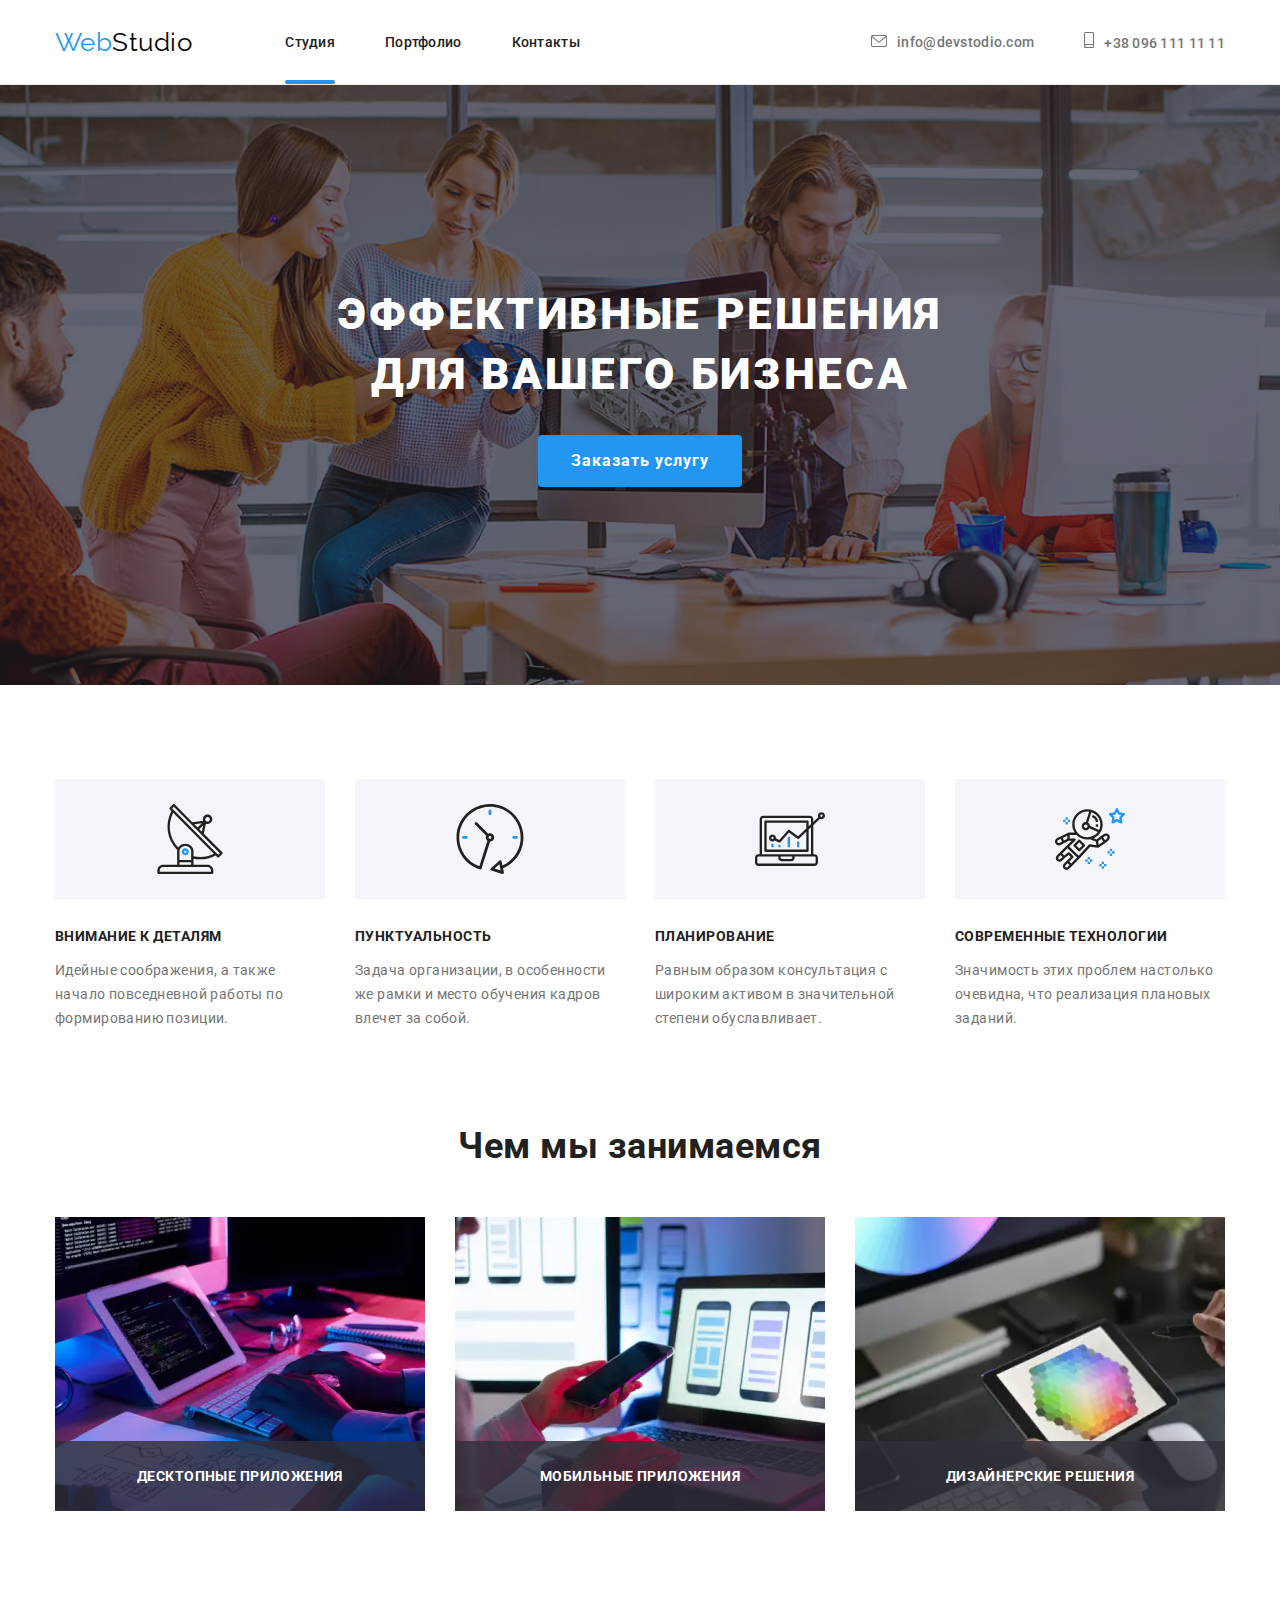
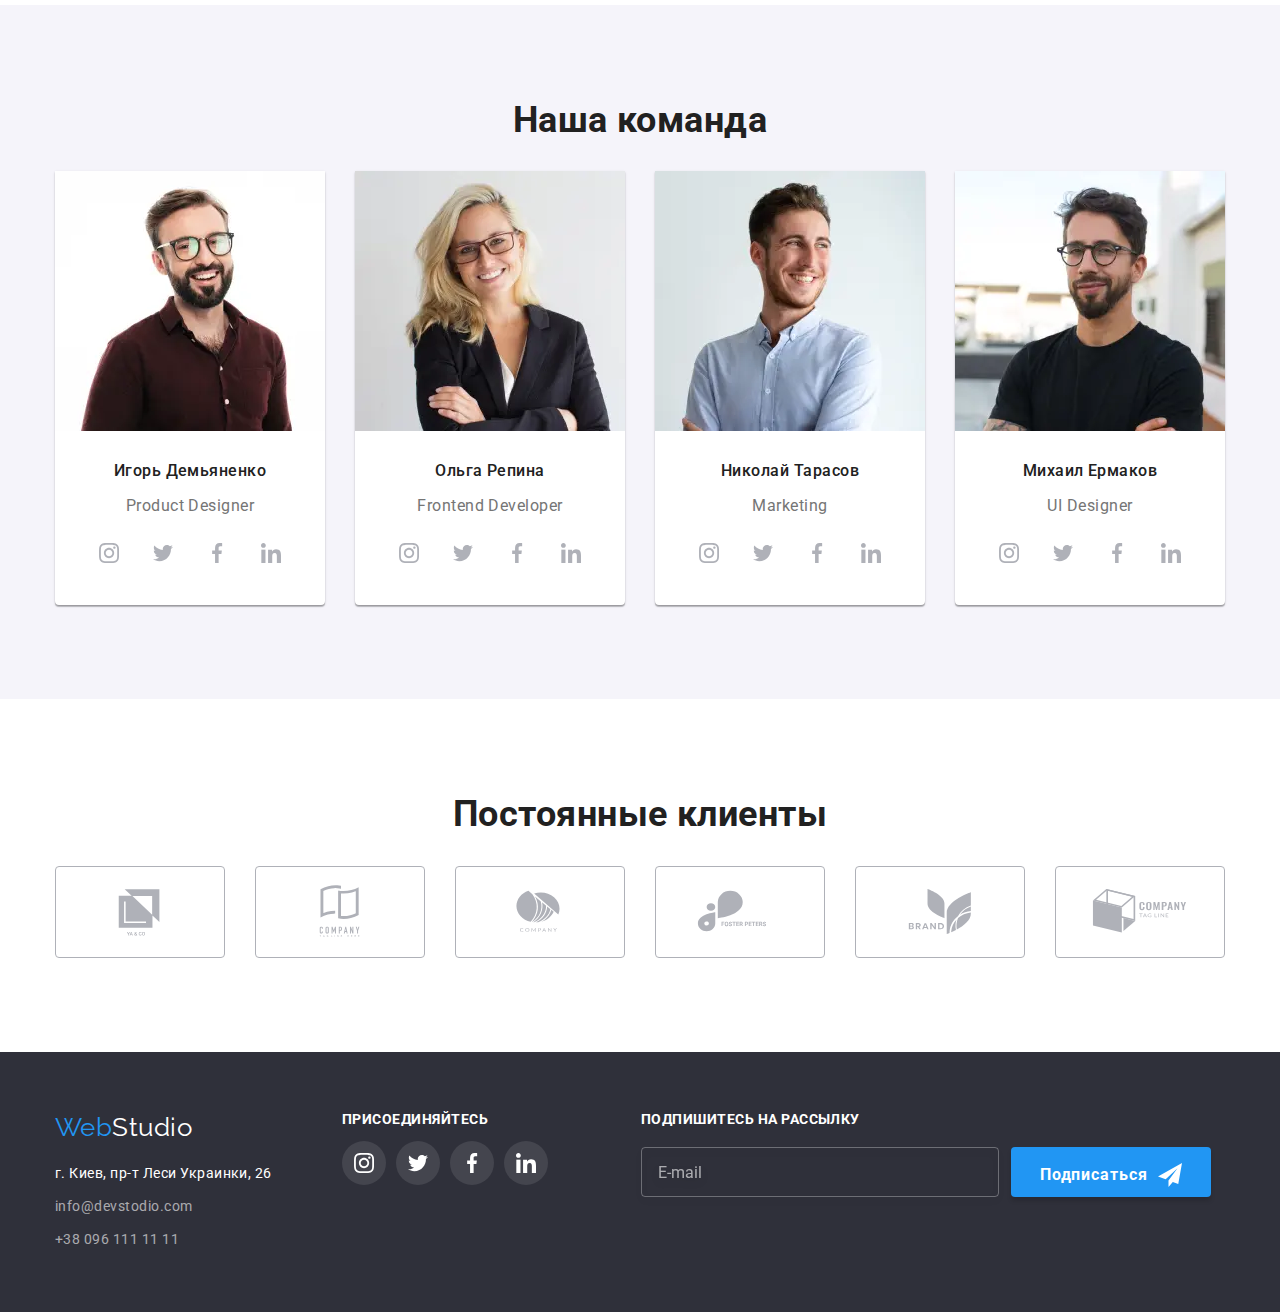
<file: index.html>
<!DOCTYPE html>
<html lang="ru">
  <head>
    <meta charset="UTF-8" />
    <meta name="viewport" content="width=device-width, initial-scale=1.0" />
    <meta http-equiv="X-UA-Compatible" content="ie=edge">
    <title>Web Studio (Version 2.1)</title>
    <link href="https://fonts.googleapis.com/css2?family=Raleway:wght@700&family=Roboto:wght@400;500;700;900&display=swap"
      rel="stylesheet">
      <link rel="stylesheet" href="https://cdnjs.cloudflare.com/ajax/libs/modern-normalize/1.0.0/modern-normalize.min.css">
    <link rel="stylesheet" href="./css/main.min.css" />
  </head>

  <body>
    <header class="page-header"> 
      <div class="container page-header__container">
      <nav class="page-header__menu">
        <a href="./index.html" class="logo">
          <span class="logo__span">Web</span>Studio
        </a>
        
        <ul class="site-nav list">
          <li class="site-nav__link site-nav__item"><a class="site-nav__menu site-nav__menu--active" href="./index.html">Студия</a></li>
          <li class="site-nav__link site-nav__item"><a class="site-nav__menu" href="./portfolio.html">Портфолио</a></li>
          <li class="site-nav__link site-nav__item"><a class="site-nav__menu" href="">Контакты</a></li>
        </ul>
      </nav>

    <ul class="contacts list">
        <li class="site-nav__link contacts__mail">             
          <a class="contacts__link" href="malito:info@devstodio.com">
            <svg class="contacts__icon-envelope">
              <use href="./images/sprite.svg#icon-envelope"></use>
            </svg>info@devstodio.com</a>
               </li>
        <li class= "site-nav__link">          
                 <a class="contacts__link" href="tel:+380961111111">
                   <svg class="contacts__icon-smartphone">
                  <use href="./images/sprite.svg#icon-smartphone"></use>
                </svg>+38 096 111 11 11</a></li>
      </ul>
      <button type="button" class="header__mobile-btn" data-menu-button>
        <svg class="header__icon-burger">
          <use href="./images/sprite.svg#icon-burger"></use>
        </svg>
      </button>
      </div>

       

<div class="mobile-menu" data-menu>
  <div class="container mobile-menu__container">
    <button type="button" class="mobile-menu__close-btn" data-menu-close>
      <svg class="modal__close-icon">
        <use href="./images/sprite.svg#icon-closeblack"></use>
      </svg>
    </button>
    <div>
    <ul class="mobile-menu__nav list">
      <li class="mobile-menu__nav-item">
        <a href="" class="mobile-menu__nav-link link">Студия</a>
      </li>
      <li class="mobile-menu__nav-item">
        <a href="./portfolio.html" class="mobile-menu__nav-link link">Портфолио</a>
      </li>
      <li class="mobile-menu__nav-item">
        <a href="" class="mobile-menu__nav-link link">Контакты</a>
      </li>      
    </ul>
    </div>

    <div class="mobile-menu__cont-wrapper">
    <ul class="mobile-menu__contacts list">
  
  <li class="mobile-menu__contacts-item">
    <a class="mobile-menu__contacts-tel link" href="tel:+380961111111">+38 096 111 11 11</a>
  </li>

  <li class="mobile-menu__contacts-item">
    <a class="mobile-menu__contacts-mail link" href="malito:info@devstodio.com">info@devstodio.com</a>
  </li>
</ul>

<ul class="mobile-menu__social list">
  <li class="mobile-menu__social-item">
    <a href="" class="mobile-menu__social-link link">Instagram</a>
  </li>
  <li class="mobile-menu__social-item">
    <a href="" class="mobile-menu__social-link link">Twitter</a>
  </li>
  <li class="mobile-menu__social-item">
    <a href="" class="mobile-menu__social-link link">Facebook</a>
  </li>
  <li class="mobile-menu__social-item">
    <a href="" class="mobile-menu__social-link link">LinkedIn</a>
  </li>
</ul>
</div>

  </div>

    </div>
    </header>

    <main>       
        <section class="hero">
          <div class="container">
        <h1 class="hero__title">Эффективные решения для вашего бизнеса</h1>
        <button type="button" class="hero__button" data-modal-open>Заказать услугу</button>
      </div>
      </section>
      

      <section class="section">
        <div class="container">
        <ul class="benefits card-set list ">
          <li class="benefits__item">
            <div class="benefits__icon-box">
            <img class="benefits__icon" src="./images/benefits/antenna.svg">
            </div>
            <h3 class="section__title1">Внимание к деталям</h3>
            <p class="benefits__desc">
              Идейные соображения, а также начало повседневной работы по
              формированию позиции.
            </p>
          </li>
          <li class="benefits__item">
            <div class="benefits__icon-box">
             <img class="benefits__icon" src="./images/benefits/clock.svg">
            </div>
            <h3 class="section__title1">Пунктуальность</h3>
            <p class="benefits__desc">
              Задача организации, в особенности же рамки и место обучения кадров
              влечет за собой.
            </p>
          </li>
          <li class="benefits__item">
            <div class="benefits__icon-box">
             <img class="benefits__icon" src="./images/benefits/diagram.svg">
            </div>
            <h3 class="section__title1">Планирование</h3>
            <p class="benefits__desc">
              Равным образом консультация с широким активом в значительной
              степени обуславливает.
            </p>
          </li>
          <li class="benefits__item">
            <div class="benefits__icon-box">
             <img class="benefits__icon" src="./images/benefits/astronaut.svg">
            </div>
            <h3 class="section__title1">Современные технологии</h3>
            <p class="benefits__desc">
              Значимость этих проблем настолько очевидна, что реализация
              плановых заданий.
            </p>
          </li>
        </ul>
      </div>
      </section>

      <section class="section about">
        <div class="container">
        <h2 class="section__title">Чем мы занимаемся</h2>
        <ul class="card-set list">
          
          <li class="about__item">
            <picture>
              <source srcset="./images/about/deskapp.webp 1x , ./images/our-team/about/deskapp@2x.webp 2x "
                type="image/webp" media="(min-width: 1200px)" />
              <source srcset="./images/about/deskapp.jpg 1x , ./images/about/deskapp@2x.jpg 2x "
                type="image/jpeg" media="(min-width: 1200px)" />
            <img
              src="./images/about/deskapp.jpg"
              alt="Набирает код"
              width="370"
              height="294"
            />
            </picture>
            <p class="about__label">Десктопные приложения</p>
          </li>
          
          
          
          <li class="about__item">  
            <picture>
              <source srcset="./images/about/mobapp.webp 1x , ./images/our-team/about/mobapp@2x.webp 2x " type="image/webp"
                media="(min-width: 1200px)" />
              <source srcset="./images/about/mobapp.jpg 1x , ./images/about/mobapp@2x.jpg 2x " type="image/jpeg"
                media="(min-width: 1200px)" />
            <img
              src="./images/about/mobapp.jpg"
              alt="Держит телефон"
              width="370"
              height="294"
            />
            </picture>
            <p class="about__label">Мобильные приложения</p>
          </li>
          

          
          <li class="about__item">
            <picture>
              <source srcset="./images/about/design.webp 1x , ./images/our-team/about/design@2x.webp 2x " type="image/webp"
                media="(min-width: 1200px)" />
              <source srcset="./images/about/design.jpg 1x , ./images/about/design@2x.jpg 2x " type="image/jpeg"
                media="(min-width: 1200px)" />
            <img
              src="./images/about/design.jpg"
              alt="Планшет"
              width="370"
              height="294"
            />
            </picture>
            <p class="about__label">Дизайнерские решения</p>
          </li>
          
        </ul>
        </div>
      </section>  


     
      
      <section class="section team">
        <div class="ourteam container">        
        <h2 class="ourteam__title">Наша команда</h2>
        <ul class="card-set list">
          <li class="ourteam__item">
            <picture>
              <source srcset="./images/our-team/desk-prod-designer.webp 1x , ./images/our-team/desk-prod-designer2x.webp 2x "
                                type="image/webp" media="(min-width: 1200px)" />
                <source srcset="./images/our-team/desk-prod-designer.jpg 1x , ./images/our-team/desk-prod-designer2x.jpg 2x "
                  type="image/jpeg" media="(min-width: 1200px)" />
                <source srcset="./images/our-team/tablet-prod-designer.webp 1x , ./images/our-team/tablet-prod-designer2x.webp 2x "
                  type="image/webp" media="(min-width: 768px)" />
                <source srcset="./images/our-team/tablet-prod-designer.jpg 1x , ./images/our-team/tablet-prod-designer2x.jpg 2x "
                  type="image/jpeg" media="(min-width: 768px)" />
                <source srcset="./images/our-team/mobile-prod-designer.webp 1x , ./images/our-team/mobile-prod-designer2x.webp 2x "
                  type="image/webp" media="(max-width: 767px)" />
                <source srcset="./images/our-team/mobile-prod-designer.jpg 1x , ./images/our-team/mobile-prod-designer2x.jpg 2x "
                  type="image/jpeg" media="(max-width: 767px)" />

            <img
              src="./images/our-team/mobile-prod-designer.jpg"
              alt="И. Демьяненко"
                          />
             </picture>           

            <div class="ourteam__name-list"><h3 class="ourteam__name" >Игорь Демьяненко</h3>
            <p class="ourteam__position">Product Designer</p>
            
            <ul class="social-list list">
              <li class="social-list__item"> 
                <a href="" class="social-list__link">
                  <svg class="social-list__link-icon">
                    <use href="./images/sprite.svg#icon-instagram"></use>
                  </svg>
                </a>
             </li>

              <li class="social-list__item">
                <a href="" class="social-list__link">
                  <svg class="social-list__link-icon">
                    <use href="./images/sprite.svg#icon-twitter"></use>
                  </svg>
                </a>
              </li>

                <li class="social-list__item">
                  <a href="" class="social-list__link">
                    <svg class="social-list__link-icon">
                      <use href="./images/sprite.svg#icon-facebook"></use>
                    </svg>
                  </a>
                </li>

                  <li class="social-list__item">
                    <a href="" class="social-list__link">
                      <svg class="social-list__link-icon">
                        <use href="./images/sprite.svg#icon-linkedin"></use>
                      </svg>
                    </a>
                  </li>
            </ul>

            </div>
          </li>
          <li class="ourteam__item">

                <picture>
                  <source srcset="./images/our-team/desk-front-dev.webp 1x , ./images/our-team/desk-front-dev.webp 2x "
                    type="image/webp" media="(min-width: 1200px)" />
                  <source srcset="./images/our-team/desk-front-dev.jpg 1x , ./images/our-team/desk-front-dev2x.jpg 2x "
                    type="image/jpeg" media="(min-width: 1200px)" />
                  <source srcset="./images/our-team/tablet-front-dev.webp 1x , ./images/our-team/tablet-front-dev2x.webp 2x "
                    type="image/webp" media="(min-width: 768px)" />
                  <source srcset="./images/our-team/tablet-front-dev.jpg 1x , ./images/our-team/tablet-front-dev2x.jpg 2x "
                    type="image/jpeg" media="(min-width: 768px)" />
                  <source srcset="./images/our-team/mobile-front-dev.webp 1x , ./images/our-team/mobile-front-dev2x.webp 2x "
                    type="image/webp" media="(max-width: 767px)" />
                  <source srcset="./images/our-team/mobile-front-dev.jpg 1x , ./images/our-team/mobile-front-dev2x.jpg 2x "
                    type="image/jpeg" media="(max-width: 767px)" />
            <img
              src="./images/our-team/mobile-front-dev.jpg"
              alt="О. Репина"
              width="450"
              height="260"
            />
            </picture>

            <div class="ourteam__name-list"><h3 class="ourteam__name">Ольга Репина</h3>
            <p class="ourteam__position">Frontend Developer</p>
            <ul class="social-list list">
              <li class="social-list__item">
                <a href="" class="social-list__link">
                  <svg class="social-list__link-icon">
                    <use href="./images/sprite.svg#icon-instagram"></use>
                  </svg>
                </a>
              </li>
            
              <li class="social-list__item">
                <a href="" class="social-list__link">
                  <svg class="social-list__link-icon">
                    <use href="./images/sprite.svg#icon-twitter"></use>
                  </svg>
                </a>
              </li>
            
              <li class="social-list__item">
                <a href="" class="social-list__link">
                  <svg class="social-list__link-icon">
                    <use href="./images/sprite.svg#icon-facebook"></use>
                  </svg>
                </a>
              </li>
            
              <li class="social-list__item">
                <a href="" class="social-list__link">
                  <svg class="social-list__link-icon">
                    <use href="./images/sprite.svg#icon-linkedin"></use>
                  </svg>
                </a>
              </li>
            </ul>
            </div>
          </li>
          <li class="ourteam__item">

            <picture>
              <source srcset="./images/our-team/desk-marketing.webp 1x , ./images/our-team/desk-marketing2x.webp 2x "
                type="image/webp" media="(min-width: 1200px)" />
              <source srcset="./images/our-team/desk-marketing.jpg 1x , ./images/our-team/desk-marketing2x.jpg 2x "
                type="image/jpeg" media="(min-width: 1200px)" />
              <source srcset="./images/our-team/tablet-marketing.webp 1x , ./images/our-team/tablet-marketing2x.webp 2x "
                type="image/webp" media="(min-width: 768px)" />
              <source srcset="./images/our-team/tablet-marketing.jpg 1x , ./images/our-team/tablet-marketing2x.jpg 2x "
                type="image/jpeg" media="(min-width: 768px)" />
              <source srcset="./images/our-team/mobile-marketing.webp 1x , ./images/our-team/mobile-marketing2x.webp 2x "
                type="image/webp" media="(max-width: 767px)" />
              <source srcset="./images/our-team/mobile-marketing.jpg 1x , ./images/our-team/mobile-marketing2x.jpg 2x "
                type="image/jpeg" media="(max-width: 767px)" />
            <img
              src="./images/our-team/mobile-marketing.jpg"
              alt="Н. Тарасов"
              width="450"
              height="260"
            />
            </picture>

            <div class="ourteam__name-list"><h3 class="ourteam__name">Николай Тарасов</h3>
            <p class="ourteam__position">Marketing</p>
            <ul class="social-list list">
              <li class="social-list__item">
                <a href="" class="social-list__link">
                  <svg class="social-list__link-icon">
                    <use href="./images/sprite.svg#icon-instagram"></use>
                  </svg>
                </a>
              </li>
            
              <li class="social-list__item">
                <a href="" class="social-list__link">
                  <svg class="social-list__link-icon">
                    <use href="./images/sprite.svg#icon-twitter"></use>
                  </svg>
                </a>
              </li>
            
              <li class="social-list__item">
                <a href="" class="social-list__link">
                  <svg class="social-list__link-icon">
                    <use href="./images/sprite.svg#icon-facebook"></use>
                  </svg>
                </a>
              </li>
            
              <li class="social-list__item">
                <a href="" class="social-list__link">
                  <svg class="social-list__link-icon">
                    <use href="./images/sprite.svg#icon-linkedin"></use>
                  </svg>
                </a>
              </li>
            </ul>
            </div>
          </li>
          <li class="ourteam__item">

            <picture>
              <source srcset="./images/our-team/desk-ux-designer.webp 1x , ./images/our-team/desk-ux-designer.webp 2x "
                type="image/webp" media="(min-width: 1200px)" />
              <source srcset="./images/our-team/desk-ux-designer.jpg 1x , ./images/our-team/desk-ux-designer2x.jpg 2x "
                type="image/jpeg" media="(min-width: 1200px)" />
              <source srcset="./images/our-team/tablet-ux-designer.webp 1x , ./images/our-team/tablet-ux-designer2x.webp 2x "
                type="image/webp" media="(min-width: 768px)" />
              <source srcset="./images/our-team/tablet-ux-designer.jpg 1x , ./images/our-team/tablet-ux-designer2x.jpg 2x "
                type="image/jpeg" media="(min-width: 768px)" />
              <source srcset="./images/our-team/mobile-ux-designer.webp 1x , ./images/our-team/mobile-ux-designer2x.webp 2x "
                type="image/webp" media="(max-width: 767px)" />
              <source srcset="./images/our-team/mobile-ux-designer.jpg 1x , ./images/our-team/mobile-ux-designer2x.jpg 2x "
                type="image/jpeg" media="(max-width: 767px)" />
            <img src="./images/our-team/mobile-ux-designer.jpg" alt="М. Ермаков" width="450" />
            </picture>

            <div class="ourteam__name-list"><h3 class="ourteam__name">Михаил Ермаков</h3>
            <p class="ourteam__position">UI Designer</p>
            <ul class="social-list list">
              <li class="social-list__item">
                <a href="" class="social-list__link">
                  <svg class="social-list__link-icon">
                    <use href="./images/sprite.svg#icon-instagram"></use>
                  </svg>
                </a>
              </li>
            
              <li class="social-list__item">
                <a href="" class="social-list__link">
                  <svg class="social-list__link-icon">
                    <use href="./images/sprite.svg#icon-twitter"></use>
                  </svg>
                </a>
              </li>
            
              <li class="social-list__item">
                <a href="" class="social-list__link">
                  <svg class="social-list__link-icon">
                    <use href="./images/sprite.svg#icon-facebook"></use>
                  </svg>
                </a>
              </li>
            
              <li class="social-list__item">
                <a href="" class="social-list__link">
                  <svg class="social-list__link-icon">
                    <use href="./images/sprite.svg#icon-linkedin"></use>
                  </svg>
                </a>
              </li>
            </ul>
            </div>
          </li>
        </ul>
      </div>
      </section>

      
      <section class="section clients">
        <div class="container">
          <h2 class="clients__title">Постоянные клиенты</h2>
          
          <div class="clients__logo">
              <a href="" class="link clients__link">
                <svg class="clients__cards">
                  <use href="./images/sprite.svg#icon-logo"></use>
                </svg>
              </a>
            
              <a href="" class="link clients__link">
                <svg class="clients__cards">
                  <use href="./images/sprite.svg#icon-logo-1"></use>
                </svg>
              </a>

              <a href="" class="link clients__link">
                <svg class="clients__cards">
                  <use href="./images/sprite.svg#icon-logo-2"></use>
                </svg>
              </a>

              <a href="" class="link clients__link">
                <svg class="clients__cards">
                  <use href="./images/sprite.svg#icon-logo-3"></use>
                </svg>
              </a>

              <a href="" class="link clients__link">
                <svg class="clients__cards">
                  <use href="./images/sprite.svg#icon-logo-4"></use>
                </svg>
              </a>

              <a href="" class="link clients__link">
                <svg class="clients__cards">
                  <use href="./images/sprite.svg#icon-logo-5"></use>
                </svg>
              </a>
          </div>
        </div>
      </section>
    
    </main>

    
    <footer class="page-footer">
      <div class="container page-footer__container">     
       
        <div class="page-footer__wrapper">     
        <a href="" class="page-footer__logo">
        <span class="logo__span">Web</span>Studio
    </a>
      <address class="page-footer__list">
        <a href="https://goo.gl/maps/frjreKLphZ5ABXnr6" target="_blank" class="page-footer__contacts page-footer__map">г. Киев, пр-т Леси Украинки, 26</a> 
        <a href="mailto:info@devstodio.com" class="page-footer__contacts page-footer__mail" >info@devstodio.com</a> 
        <a href="tel:+380961111111" class="page-footer__contacts page-footer__tel">+38 096 111 11 11</a>
      </address>  
      </div>

      <div class="join">
        <h3 class="section__title1 join__title">Присоединяйтесь</h3>

        <ul class="social-list list">
          <li class="social-list__item">
            <a href="" class="social-list__link social-list__link--dark">
              <svg class="social-list__link-icon social-list__link--dark-icon">
                <use href="./images/sprite.svg#icon-instagram"></use>
              </svg>
            </a>
          </li>
        
          <li class="social-list__item">
            <a href="" class="social-list__link social-list__link--dark">
              <svg class="social-list__link-icon social-list__link--dark-icon">
                <use href="./images/sprite.svg#icon-twitter"></use>
              </svg>
            </a>
          </li>
        
          <li class="social-list__item">
            <a href="" class="social-list__link social-list__link--dark">
              <svg class="social-list__link-icon social-list__link--dark-icon">
                <use href="./images/sprite.svg#icon-facebook"></use>
              </svg>
            </a>
          </li>
        
          <li class="social-list__item">
            <a href="" class="social-list__link social-list__link--dark">
              <svg class="social-list__link-icon social-list__link--dark-icon">
                <use href="./images/sprite.svg#icon-linkedin"></use>
              </svg>
            </a>
          </li>
        </ul>
      </div>

    <div class="sign">
      <form action="#" class="sign-form">
        <p class="sign-form__title">Подпишитесь на рассылку</p>
          
         <div class="sign-form__wrapper"> 
        <input type="email" name="user-email" class="sign-form__input" placeholder="E-mail" required minlength="2">

        <button type="submit" class="sign-form__btn"><span class="sign-form__btn-wrapper">Подписаться
        <svg class="sign-form__icon">
          <use href="./images/sprite.svg#icon-send"></use>
        </svg>
        </span>
        </button>   
        </div> 
      </form>

    </div>
    </div>  
  </footer> 

<div class="backdrop is-hidden" data-modal>
  <div class="modal">
    <button type="button" class="modal__close-btn" data-modal-close>
      <svg class="modal__close-icon">
        <use href="./images/sprite.svg#icon-closeblack"></use>
      </svg>
    </button>

    <form action="#" class="modal-form">
      <p class="modal-form__title">Оставьте свои данные, мы вам перезвоним</p>
      
      <label class="modal-form__field">
        Имя
        <span class="modal-form__input-wrapper">
        <input type="text" name="user-name" class="modal-form__input" required
                            minlength="2">
        <svg class="modal-form__icon">
          <use href="./images/sprite.svg#icon-person-black"></use>
        </svg>
        </span>
      </label>

        <label class="modal-form__field">
          Телефон
          <span class="modal-form__input-wrapper">
          <input type="tel" name="user-tel" class="modal-form__input" pattern="[0-9]{3}-[0-9]{3}-[0-9]{2}-[0-9]{2}" title="096-999-99-99" required>
          <svg class="modal-form__icon">
            <use href="./images/sprite.svg#icon-phone-black"></use>
          </svg>
          </span>         
        </label>

        <label class="modal-form__field">
          Почта
          <span class="modal-form__input-wrapper">
          <input type="email" name="user-mail" class="modal-form__input" required>
          <svg class="modal-form__icon">
            <use href="./images/sprite.svg#icon-email-black"></use>
          </svg>
          </span>
        </label>

        <label class="modal-form__field"> 
          Комментарий
          <textarea name="user-comment" class="modal-form__comment" placeholder="Введите текст"></textarea>
        </label>

        <input type="checkbox" name="user-policy" class="modal-form__check modal-form__check--visually-hidden visually-hidden" id="user-policy" required>
        <label for="user-policy" class="modal-form__checkbox-desc">Соглашаюсь с рассылкой и принимаю <a href="" class="modal-form__checkbox-link">Условия договора</a></label>

        <button type="submit" class="modal-form__btn">Отправить</button>
 
    </form>
  </div>
</div>

  <script src="./js/mobile-menu.js"></script>
  <script src="./js/modal.js"></script>
 

 
  </body>
</html>
</file>
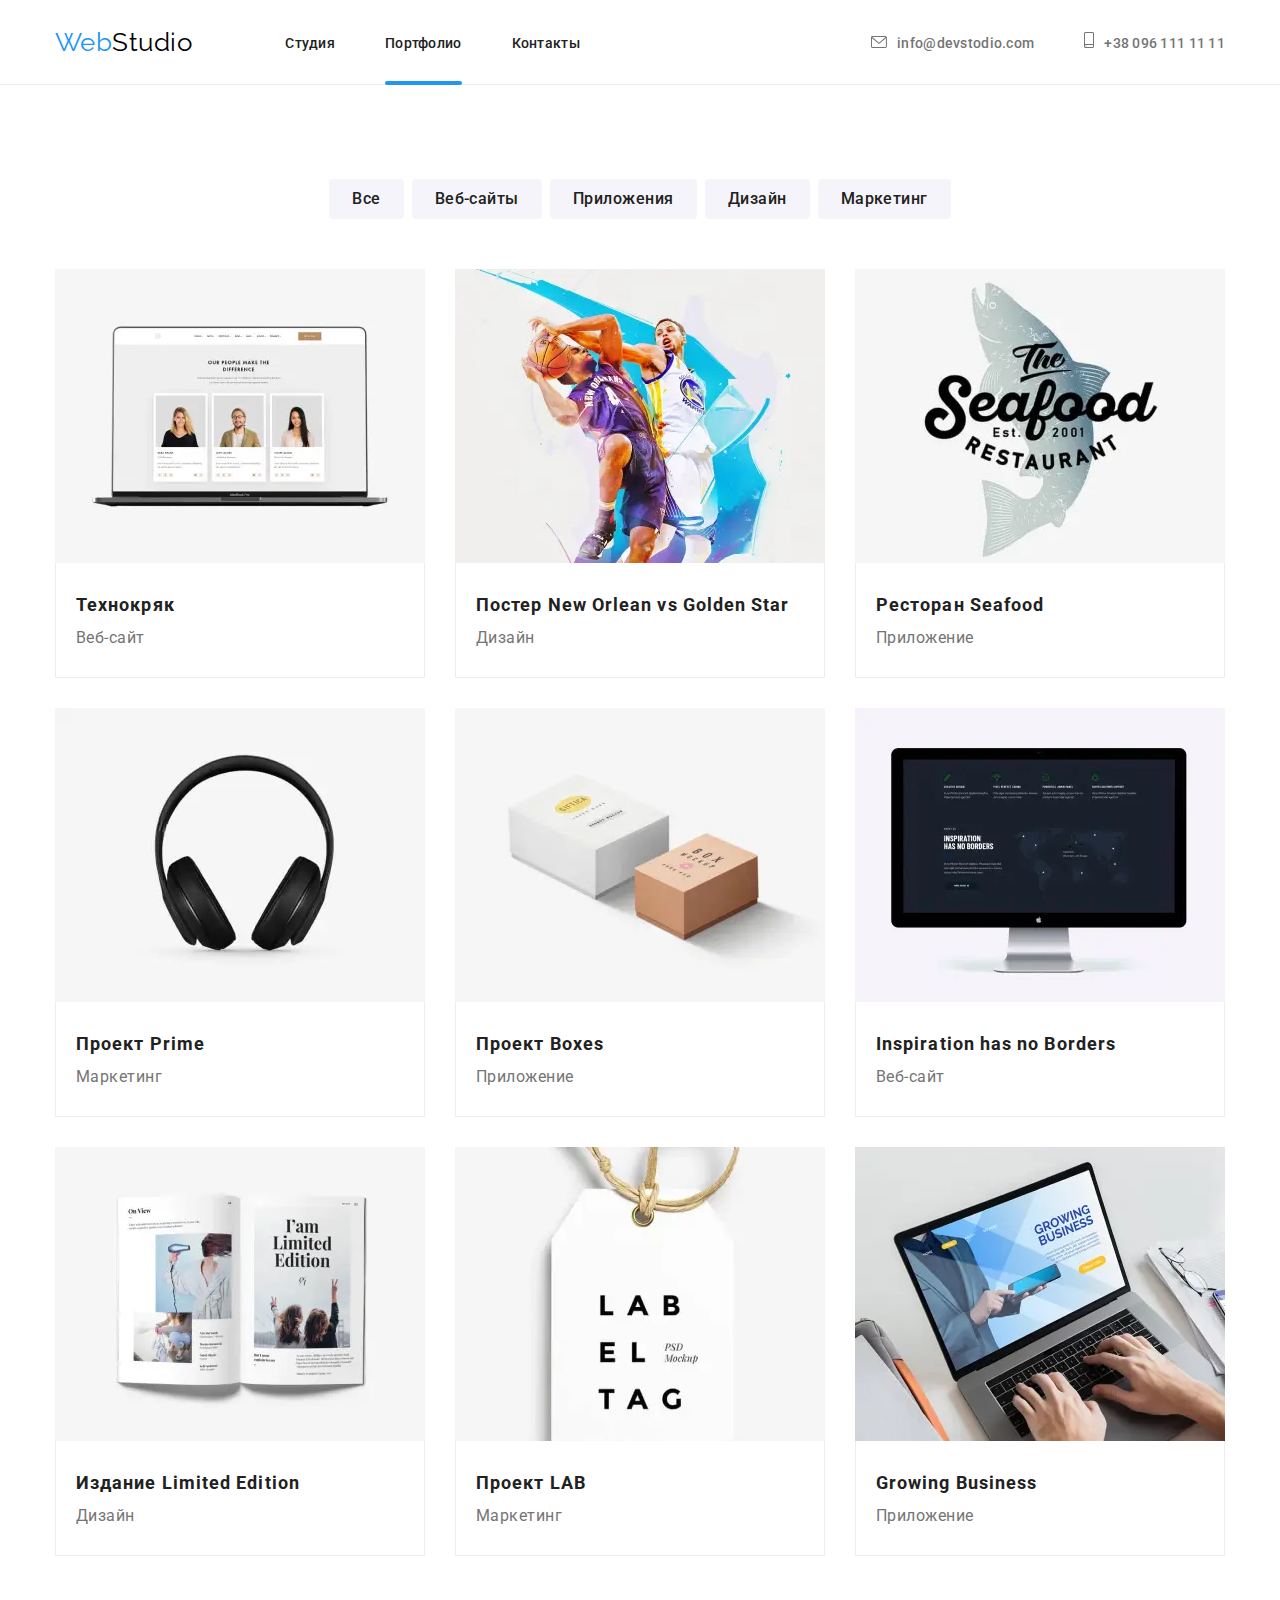
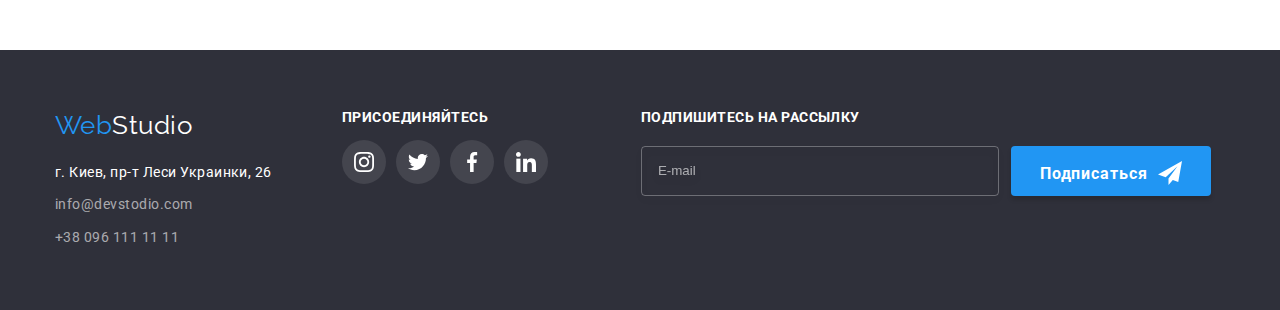
<file: portfolio.html>
<!DOCTYPE html>
<html lang="ru">

<head>
    <meta charset="UTF-8" />
    <meta name="viewport" content="width=device-width, initial-scale=1.0" />
    <title>Web Studio (Version 2.1)</title>
    <link href="https://fonts.googleapis.com/css2?family=Raleway:wght@700&family=Roboto:wght@400;500;700;900&display=swap"
        rel="stylesheet">
    <link rel="stylesheet" href="./css/main.min.css">
</head>

<body>
<header class="page-header">
    <div class="container page-header__container">
        <nav class="page-header__menu">
            <a href="./index.html" class="logo">
                <span class="logo__span">Web</span>Studio
            </a>

            <ul class="site-nav list">
                <li class="site-nav__link site-nav__item"><a class="site-nav__menu"
                        href="./index.html">Студия</a></li>
                <li class="site-nav__link site-nav__item"><a class="site-nav__menu site-nav__menu--active"
                        href="./portfolio.html">Портфолио</a></li>
                <li class="site-nav__link site-nav__item"><a class="site-nav__menu" href="">Контакты</a></li>
            </ul>
        </nav>

        <ul class="contacts list">
            <li class="site-nav__link contacts__mail">
                <a class="contacts__link" href="malito:info@devstodio.com">
                    <svg class="contacts__icon-envelope">
                        <use href="./images/sprite.svg#icon-envelope"></use>
                    </svg>info@devstodio.com</a>
            </li>
            <li class="site-nav__link">
                <a class="contacts__link" href="tel:+380961111111">
                    <svg class="contacts__icon-smartphone">
                        <use href="./images/sprite.svg#icon-smartphone"></use>
                    </svg>+38 096 111 11 11</a>
            </li>
        </ul>
        <button type="button" class="header__mobile-btn" data-menu-button>
            <svg class="header__icon-burger">
                <use href="./images/sprite.svg#icon-burger"></use>
            </svg>
        </button>
    </div>



    <div class="mobile-menu" data-menu>
        <div class="container mobile-menu__container">
            <button type="button" class="mobile-menu__close-btn" data-menu-close>
                <svg class="modal__close-icon">
                    <use href="./images/sprite.svg#icon-closeblack"></use>
                </svg>
            </button>
            <ul class="mobile-menu__nav list">
                <li class="mobile-menu__nav-item">
                    <a href="" class="mobile-menu__nav-link link">Студия</a>
                </li>
                <li class="mobile-menu__nav-item">
                    <a href="./portfolio.html" class="mobile-menu__nav-link link">Портфолио</a>
                </li>
                <li class="mobile-menu__nav-item">
                    <a href="" class="mobile-menu__nav-link link">Контакты</a>
                </li>
            </ul>
            <ul class="mobile-menu__contacts list">

                <li class="mobile-menu__contacts-item">
                    <a class="mobile-menu__contacts-tel link" href="tel:+380961111111">+38 096 111 11 11</a>
                </li>

                <li class="mobile-menu__contacts-item">
                    <a class="mobile-menu__contacts-mail link" href="malito:info@devstodio.com">info@devstodio.com</a>
                </li>
            </ul>

            <ul class="mobile-menu__social list">
                <li class="mobile-menu__social-item">
                    <a href="" class="mobile-menu__social-link link">Instagram</a>
                </li>
                <li class="mobile-menu__social-item">
                    <a href="" class="mobile-menu__social-link link">Twitter</a>
                </li>
                <li class="mobile-menu__social-item">
                    <a href="" class="mobile-menu__social-link link">Facebook</a>
                </li>
                <li class="mobile-menu__social-item">
                    <a href="" class="mobile-menu__social-link link">LinkedIn</a>
                </li>
            </ul>

        </div>

    </div>
</header>
<main>

   
    <section class="section portfolio">
    <div class="portfopio__container container">
    <ul class="portfolio__filter list">
            <li class="portfolio__btnitem"><button type="button" class="portfolio__btn">Все</button></li>
            <li class="portfolio__btnitem"><button type="button" class="portfolio__btn">Веб-сайты</button></li>
            <li class="portfolio__btnitem"><button type="button" class="portfolio__btn">Приложения</button></li>
            <li class="portfolio__btnitem"><button type="button" class="portfolio__btn">Дизайн</button></li>
            <li class="portfolio__btnitem"><button type="button" class="portfolio__btn">Маркетинг</button></li>
        </ul>        
         
           <ul class="examples card-set list">
            <li class="examples__item">
                <a href="" class="examples__wrapper-list link">

                <div class="examples__wrapper">
                    <picture>
                        <source srcset="./images/portfolio/desktop/tehnokryak-desk.webp 1x , ./images/portfolio/desktop/tehnokryak-desk@2x.webp 2x "
                            type="image/webp" media="(min-width: 1200px)" />
                        <source srcset="./images/portfolio/desktop/tehnokryak-desk.jpg 1x , ./images/portfolio/desktop/tehnokryak-desk@2x.jpg 2x "
                            type="image/jpeg" media="(min-width: 1200px)" />
                        <source srcset="./images/portfolio/tablet/tehnokryak-tab.webp 1x , ./images/portfolio/tablet/tehnokryak-tab@2x.webp 2x "
                            type="image/webp" media="(min-width: 768px)" />
                        <source srcset="./images/portfolio/tablet/tehnokryak-tab.jpg 1x , ./images/portfolio/tablet/tehnokryak-tab@2x.jpg 2x " type="image/jpeg"
                            media="(min-width: 768px)" />
                        <source srcset="./images/portfolio/mobile/tehnokryak-mob.webp 1x , ./images/portfolio/mobile/tehnokryak-mob@2x.webp 2x "
                            type="image/webp" media="(max-width: 767px)" />
                        <source srcset="./images/portfolio/mobile/tehnokryak-mob.jpg 1x , ./images/portfolio/mobile/tehnokryak-mob@2x.jpg 2x " type="image/jpeg"
                            media="(max-width: 767px)" />
                <img src="./images/portfolio/portfolio/mobile/tehnokryak-mob.jpg" alt="Технокряк" width="450" height="294">
                </picture>
            <p class="examples__overlay">Технокряк это современная площадка распространения коронавируса. Компании используют эту платформу для цифрового
            шпионажа и атак на защищённые сервера конкурентов.</p>       

            </div>
            </a>
            <div class="examples__text">
                <h3 class="examples__title">Технокряк</h3>
                <p class="examples__disc examples__disc-techno">Веб-сайт</p>
            </div>
                            
            </li>

            <li class="examples__item"><a class="link" href="">
                <picture>
                    <source
                        srcset="./images/portfolio/desktop/neworlean-desk.webp 1x , ./images/portfolio/desktop/neworlean-desk@2x.webp 2x "
                        type="image/webp" media="(min-width: 1200px)" />
                    <source
                        srcset="./images/portfolio/desktop/neworlean-desk.jpg 1x , ./images/portfolio/desktop/neworlean-desk@2x.jpg 2x "
                        type="image/jpeg" media="(min-width: 1200px)" />
                    <source
                        srcset="./images/portfolio/tablet/neworlean-tab.webp 1x , ./images/portfolio/tablet/neworlean-tab@2x.webp 2x "
                        type="image/webp" media="(min-width: 768px)" />
                    <source srcset="./images/portfolio/tablet/neworlean-tab.jpg 1x , ./images/portfolio/tablet/neworlean-tab@2x.jpg 2x "
                        type="image/jpeg" media="(min-width: 768px)" />
                    <source
                        srcset="./images/portfolio/mobile/neworlean-mob.webp 1x , ./images/portfolio/mobile/neworlean-mob@2x.webp 2x "
                        type="image/webp" media="(max-width: 767px)" />
                    <source srcset="./images/portfolio/mobile/neworlean-mob.jpg 1x , ./images/portfolio/mobile/neworlean-mob@2x.jpg 2x "
                        type="image/jpeg" media="(max-width: 767px)" />
                <img src="./images/portfolio/mobile/neworlean-mob.jpg" alt="Постер" width="450" height="294">
                </picture>
                    <div class="examples__text"><h3 class="examples__title">Постер New Orlean vs Golden Star</h3>
                    <p class="examples__disc">Дизайн</p>
                    </div>
            </a></li>
            <li class="examples__item"><a class="link" href="">
                <picture>
                    <source srcset="./images/portfolio/desktop/seafoood-desk.webp 1x , ./images/portfolio/desktop/seafoood-desk@2x.webp 2x "
                        type="image/webp" media="(min-width: 1200px)" />
                    <source srcset="./images/portfolio/desktop/seafoood-desk.jpg 1x , ./images/portfolio/desktop/seafoood-desk@2x.jpg 2x "
                        type="image/jpeg" media="(min-width: 1200px)" />
                    <source srcset="./images/portfolio/tablet/seafoood-tab.webp 1x , ./images/portfolio/tablet/seafoood-tab@2x.webp 2x "
                        type="image/webp" media="(min-width: 768px)" />
                    <source srcset="./images/portfolio/tablet/seafoood-tab.jpg 1x , ./images/portfolio/tablet/seafoood-tab@2x.jpg 2x "
                        type="image/jpeg" media="(min-width: 768px)" />
                    <source srcset="./images/portfolio/mobile/seafoood-mob.webp 1x , ./images/portfolio/mobile/seafoood-mob@2x.webp 2x "
                        type="image/webp" media="(max-width: 767px)" />
                    <source srcset="./images/portfolio/mobile/seafoood-mob.jpg 1x , ./images/portfolio/mobile/seafoood-mob@2x.jpg 2x "
                        type="image/jpeg" media="(max-width: 767px)" />
                <img src="./images/portfolio/mobile/seafoood-mob.jpg" alt="Ресторан" width="450" height="294">
                </picture>
                    <div class="examples__text"><h3 class="examples__title">Ресторан Seafood</h3>
                    <p class="examples__disc">Приложение</p>
                    </div>
            </a></li>
            <li class="examples__item"><a class="link" href="">
                <picture>
                    <source
                        srcset="./images/portfolio/desktop/work4-desktop.webp 1x , ./images/portfolio/desktop/work4-desktop@2x.webp 2x "
                        type="image/webp" media="(min-width: 1200px)" />
                    <source
                        srcset="./images/portfolio/desktop/work4-desktop.jpg 1x , ./images/portfolio/desktop/work4-desktop@2x.jpg 2x "
                        type="image/jpeg" media="(min-width: 1200px)" />
                    <source srcset="./images/portfolio/tablet/work4-tablet.webp 1x , ./images/portfolio/tablet/work4-tablet@2x.webp 2x "
                        type="image/webp" media="(min-width: 768px)" />
                    <source srcset="./images/portfolio/tablet/work4-tablet.jpg 1x , ./images/portfolio/tablet/work4-tablet@2x.jpg 2x "
                        type="image/jpeg" media="(min-width: 768px)" />
                    <source srcset="./images/portfolio/mobile/work4-mobile.webp 1x , ./images/portfolio/mobile/work4-mobile@2x.webp 2x "
                        type="image/webp" media="(max-width: 767px)" />
                    <source srcset="./images/portfolio/mobile/work4-mobile.jpg 1x , ./images/portfolio/mobile/work4-mobile@2x.jpg 2x "
                        type="image/jpeg" media="(max-width: 767px)" />
                <img src="./images/portfolio/mobile/work4-mobile.jpg" alt="Проект Prime" width="450" height="294">
                </picture>
                    <div class="examples__text"><h3 class="examples__title">Проект Prime</h3>
                    <p class="examples__disc">Маркетинг</p>
                    </div>
            </a></li>
            <li class="examples__item"><a class="link" href="">
                <picture>
                    <source
                        srcset="./images/portfolio/desktop/work5-desktop.webp 1x , ./images/portfolio/desktop/work5-desktop@2x.webp 2x "
                        type="image/webp" media="(min-width: 1200px)" />
                    <source
                        srcset="./images/portfolio/desktop/work5-desktop.jpg 1x , ./images/portfolio/desktop/work5-desktop@2x.jpg 2x "
                        type="image/jpeg" media="(min-width: 1200px)" />
                    <source srcset="./images/portfolio/tablet/work5-tablet.webp 1x , ./images/portfolio/tablet/work5-tablet@2x.webp 2x "
                        type="image/webp" media="(min-width: 768px)" />
                    <source srcset="./images/portfolio/tablet/work5-tablet.jpg 1x , ./images/portfolio/tablet/work5-tablet@2x.jpg 2x "
                        type="image/jpeg" media="(min-width: 768px)" />
                    <source srcset="./images/portfolio/mobile/work5-mobile.webp 1x , ./images/portfolio/mobile/work5-mobile@2x.webp 2x "
                        type="image/webp" media="(max-width: 767px)" />
                    <source srcset="./images/portfolio/mobile/work5-mobile.jpg 1x , ./images/portfolio/mobile/work5-mobile@2x.jpg 2x "
                        type="image/jpeg" media="(max-width: 767px)" />
                <img src="./images/portfolio/mobile/work5-mobile.jpg" alt="Проект Boxes" width="450" height="294">
                </picture>    
                <div class="examples__text"><h3 class="examples__title">Проект Boxes</h3>
                    <p class="examples__disc">Приложение</p>
                    </div>
            </a></li>
            <li class="examples__item"><a class="link" href="">
                <picture>
                    <source
                        srcset="./images/portfolio/desktop/work6-desktop.webp 1x , ./images/portfolio/desktop/work6-desktop@2x.webp 2x "
                        type="image/webp" media="(min-width: 1200px)" />
                    <source
                        srcset="./images/portfolio/desktop/work6-desktop.jpg 1x , ./images/portfolio/desktop/work6-desktop@2x.jpg 2x "
                        type="image/jpeg" media="(min-width: 1200px)" />
                    <source srcset="./images/portfolio/tablet/work6-tablet.webp 1x , ./images/portfolio/tablet/work6-tablet@2x.webp 2x "
                        type="image/webp" media="(min-width: 768px)" />
                    <source srcset="./images/portfolio/tablet/work6-tablet.jpg 1x , ./images/portfolio/tablet/work6-tablet@2x.jpg 2x "
                        type="image/jpeg" media="(min-width: 768px)" />
                    <source srcset="./images/portfolio/mobile/work6-mobile.webp 1x , ./images/portfolio/mobile/work6-mobile@2x.webp 2x "
                        type="image/webp" media="(max-width: 767px)" />
                    <source srcset="./images/portfolio/mobile/work6-mobile.jpg 1x , ./images/portfolio/mobile/work6-mobile@2x.jpg 2x "
                        type="image/jpeg" media="(max-width: 767px)" />
                <img src="./images/portfolio/mobile/work6-mobile.jpg" alt="Inspiration has no Borders" width="450" height="294">
                </picture>    
                <div class="examples__text"><h3 class="examples__title">Inspiration has no Borders</h3>
                    <p class="examples__disc">Веб-сайт</p>
                    </div>
            </a></li>
            <li class="examples__item"><a class="link" href="">
                <picture>
                    <source
                        srcset="./images/portfolio/desktop/portfolio7_desktop.webp 1x , ./images/portfolio/desktop/portfolio7_desktop@2x.webp 2x "
                        type="image/webp" media="(min-width: 1200px)" />
                    <source
                        srcset="./images/portfolio/desktop/portfolio7_desktop.jpg 1x , ./images/portfolio/desktop/portfolio7_desktop@2x.jpg 2x "
                        type="image/jpeg" media="(min-width: 1200px)" />
                    <source
                        srcset="./images/portfolio/tablet/portfolio7_tablet.webp 1x , ./images/portfolio/tablet/portfolio7_tablet@2x.webp 2x "
                        type="image/webp" media="(min-width: 768px)" />
                    <source
                        srcset="./images/portfolio/tablet/portfolio7_tablet.jpg 1x , ./images/portfolio/tablet/portfolio7_tablet@2x.jpg 2x "
                        type="image/jpeg" media="(min-width: 768px)" />
                    <source
                        srcset="./images/portfolio/mobile/portfolio7_mobile.webp 1x , ./images/portfolio/mobile/portfolio7_mobile@2x.webp 2x "
                        type="image/webp" media="(max-width: 767px)" />
                    <source
                        srcset="./images/portfolio/mobile/portfolio7_mobile.jpg 1x , ./images/portfolio/mobile/portfolio7_mobile@2x.jpg 2x "
                        type="image/jpeg" media="(max-width: 767px)" />
                <img src="./images/portfolio/mobile/portfolio7_mobile.jpg" alt="Издание Limited Edition" width="450" height="294">
                    </picture>
                <div class="examples__text"><h3 class="examples__title">Издание Limited Edition</h3>
                    <p class="examples__disc">Дизайн</p>
                    </div>
            </a></li>
            <li class="examples__item"><a class="link" href="">
                <picture>
                    <source
                        srcset="./images/portfolio/desktop/portfolio8_desktop.webp 1x , ./images/portfolio/desktop/portfolio8_desktop@2x.webp 2x "
                        type="image/webp" media="(min-width: 1200px)" />
                    <source
                        srcset="./images/portfolio/desktop/portfolio8_desktop.jpg 1x , ./images/portfolio/desktop/portfolio8_desktop@2x.jpg 2x "
                        type="image/jpeg" media="(min-width: 1200px)" />
                    <source
                        srcset="./images/portfolio/tablet/portfolio8_tablet.webp 1x , ./images/portfolio/tablet/portfolio8_tablet@2x.webp 2x "
                        type="image/webp" media="(min-width: 768px)" />
                    <source
                        srcset="./images/portfolio/tablet/portfolio8_tablet.jpg 1x , ./images/portfolio/tablet/portfolio8_tablet@2x.jpg 2x "
                        type="image/jpeg" media="(min-width: 768px)" />
                    <source
                        srcset="./images/portfolio/mobile/portfolio8_mobile.webp 1x , ./images/portfolio/mobile/portfolio8_mobile@2x.webp 2x "
                        type="image/webp" media="(max-width: 767px)" />
                    <source
                        srcset="./images/portfolio/mobile/portfolio8_mobile.jpg 1x , ./images/portfolio/mobile/portfolio8_mobile@2x.jpg 2x "
                        type="image/jpeg" media="(max-width: 767px)" />
                <img src="./images/portfolio/mobile/portfolio8_mobile.jpg" alt="Проект LAB" width="450" height="294">
                    </picture>
                <div class="examples__text"><h3 class="examples__title">Проект LAB</h3>
                    <p class="examples__disc">Маркетинг</p>
                    </div>
            </a></li>
            <li class="examples__item"><a class="link" href="">
                <picture>
                    <source
                        srcset="./images/portfolio/desktop/portfolio9_desktop.webp 1x , ./images/portfolio/desktop/portfolio9_desktop@2x.webp 2x "
                        type="image/webp" media="(min-width: 1200px)" />
                    <source
                        srcset="./images/portfolio/desktop/portfolio9_desktop.jpg 1x , ./images/portfolio/desktop/portfolio9_desktop@2x.jpg 2x "
                        type="image/jpeg" media="(min-width: 1200px)" />
                    <source
                        srcset="./images/portfolio/tablet/portfolio9_tablet.webp 1x , ./images/portfolio/tablet/portfolio9_tablet@2x.webp 2x "
                        type="image/webp" media="(min-width: 768px)" />
                    <source
                        srcset="./images/portfolio/tablet/portfolio9_tablet.jpg 1x , ./images/portfolio/tablet/portfolio9_tablet@2x.jpg 2x "
                        type="image/jpeg" media="(min-width: 768px)" />
                    <source
                        srcset="./images/portfolio/mobile/portfolio9_mobile.webp 1x , ./images/portfolio/mobile/portfolio9_mobile@2x.webp 2x "
                        type="image/webp" media="(max-width: 767px)" />
                    <source
                        srcset="./images/portfolio/mobile/portfolio9_mobile.jpg 1x , ./images/portfolio/mobile/portfolio9_mobile@2x.jpg 2x "
                        type="image/jpeg" media="(max-width: 767px)" />
                <img src="./images/portfolio/mobile/portfolio9_mobile.jpg" alt="Growing Business" width="450" height="294">
                </picture>    
                <div class="examples__text"><h3 class="examples__title">Growing Business</h3>
                    <p class="examples__disc">Приложение</p>
                    </div>
            </a></li>
        </ul>
        </div>
    </section>
</main>

<footer class="page-footer">
    <div class="container page-footer__container">

        <div class="page-footer__wrapper">
            <a href="" class="page-footer__logo">
                <span class="logo__span">Web</span>Studio
            </a>
            <address class="page-footer__list">
                <a href="https://goo.gl/maps/frjreKLphZ5ABXnr6" target="_blank"
                    class="page-footer__contacts page-footer__map">г. Киев, пр-т Леси Украинки, 26</a>
                <a href="mailto:info@devstodio.com"
                    class="page-footer__contacts page-footer__mail">info@devstodio.com</a>
                <a href="tel:+380961111111" class="page-footer__contacts page-footer__tel">+38 096 111 11 11</a>
            </address>
        </div>

        <div class="join">
            <h3 class="section__title1 join__title">Присоединяйтесь</h3>

            <ul class="social-list list">
                <li class="social-list__item">
                    <a href="" class="social-list__link social-list__link--dark">
                        <svg class="social-list__link-icon social-list__link--dark-icon">
                            <use href="./images/sprite.svg#icon-instagram"></use>
                        </svg>
                    </a>
                </li>

                <li class="social-list__item">
                    <a href="" class="social-list__link social-list__link--dark">
                        <svg class="social-list__link-icon social-list__link--dark-icon">
                            <use href="./images/sprite.svg#icon-twitter"></use>
                        </svg>
                    </a>
                </li>

                <li class="social-list__item">
                    <a href="" class="social-list__link social-list__link--dark">
                        <svg class="social-list__link-icon social-list__link--dark-icon">
                            <use href="./images/sprite.svg#icon-facebook"></use>
                        </svg>
                    </a>
                </li>

                <li class="social-list__item">
                    <a href="" class="social-list__link social-list__link--dark">
                        <svg class="social-list__link-icon social-list__link--dark-icon">
                            <use href="./images/sprite.svg#icon-linkedin"></use>
                        </svg>
                    </a>
                </li>
            </ul>
        </div>

        <div class="sign">
            <form action="#" class="sign-form">
                <p class="sign-form__title">Подпишитесь на рассылку</p>

                <div class="sign-form__wrapper">
                    <input type="email" name="user-email" class="sign-form__input" placeholder="E-mail" required
                        minlength="2">

                    <button type="submit" class="sign-form__btn"><span class="sign-form__btn-wrapper">Подписаться
                            <svg class="sign-form__icon">
                                <use href="./images/sprite.svg#icon-send"></use>
                            </svg>
                        </span>
                    </button>
                </div>
            </form>

        </div>
    </div>
</footer>

<script src="./js/mobile-menu.js"></script>

  </body>
</html>
</file>
<file: css/main.min.css>
:root{--primary-text-color: #757575;--title-text-color: #212121;--accent-color: #2196f3;--white-color-text: #ffffff;--primary-bg: #ffffff;--secondary-bg: #f5f4fa;--dark-bg: #2f303a}.visually-hidden{position:absolute !important;clip:rect(1px 1px 1px 1px);clip:rect(1px, 1px, 1px, 1px);padding:0 !important;border:0 !important;height:1px !important;width:1px !important;overflow:hidden}html{box-sizing:border-box}*,*::after,*::before{box-sizing:inherit}h1,h2,h3,h4,h5,h6,p{margin-top:0}p{margin-bottom:20px}p:last-child{margin-bottom:0}ul,ol{margin-top:0;margin-bottom:0;padding-left:0}img{display:block;max-width:100%;height:auto}body{background-color:var(--primary-bg);color:var(--title-text-color);font-family:"Roboto", sans-serif;letter-spacing:0.03em;text-decoration:none;margin:0}.link{text-decoration:none}.list{list-style:none;padding:0;margin:0}.section{color:var(--primary-text-color);padding-bottom:94px;padding-top:94px}@media screen and (max-width: 1199px){.section{padding-bottom:60px;padding-top:60px}}.container{padding-left:15px;padding-right:15px;margin-right:auto;margin-left:auto}@media screen and (min-width: 480px){.container{width:480px}}@media screen and (min-width: 768px){.container{width:768px}}@media screen and (min-width: 1200px){.container{width:1200px}}@media screen and (min-width: 768px){.card-set{display:flex;flex-wrap:wrap;margin-left:-30px;margin-top:-30px}}.logo{display:inline-block;margin-right:0;padding-top:16px;padding-bottom:16px;color:#000000;font-family:"Raleway", sans-serif;font-size:24px;line-height:1.19;text-decoration:none}@media screen and (min-width: 768px){.logo{padding-top:26px;padding-bottom:26px}}@media screen and (min-width: 1200px){.logo{margin-right:93px;padding-top:24px;padding-bottom:24px;font-size:26px}}.logo__span{color:var(--accent-color)}.social-list__link{display:flex;justify-content:center;align-items:center;width:44px;height:44px;border-radius:50%;background-color:#ffffff;transition:background-color 250ms cubic-bezier(0.4, 0, 0.2, 1)}.social-list__link:hover,.social-list__link:focus{background-color:var(--accent-color)}.social-list__link:hover .social-list__link-icon,.social-list__link:focus .social-list__link-icon{fill:#ffffff}.social-list__link-icon{width:20px;height:20px;fill:#afb1b8}.social-list{display:flex;justify-content:center}.social-list__item{width:44px;height:44px}.social-list__item:not(:last-child){margin-right:10px}.social-list__link--dark{background:rgba(255,255,255,0.1);transition:background-color 250ms cubic-bezier(0.4, 0, 0.2, 1)}.social-list__link--dark-icon{fill:#ffffff}.sign-form__title{color:var(--white-color-text);font-weight:700;font-size:14px;line-height:1.14;text-transform:uppercase}.sign-form__wrapper{display:flex;align-items:center;justify-content:center}.sign-form__input{width:100%;height:50px;margin-bottom:20px;background-color:transparent;border:1px solid rgba(255,255,255,0.3);box-sizing:border-box;filter:drop-shadow(0px 4px 4px rgba(0,0,0,0.15));border-radius:4px;padding-left:16px;color:rgba(255,255,255,0.6);cursor:pointer;transition:border-color 250ms cubic-bezier(0.4, 0, 0.2, 1)}.sign-form__input::placeholder{color:rgba(255,255,255,0.6)}.sign-form__input:focus{outline:none;border-color:var(--accent-color)}.sign-form__btn{width:200px;height:50px;background:var(--accent-color);box-shadow:0px 4px 4px rgba(0,0,0,0.15);border-radius:4px;border-color:transparent;cursor:pointer;margin-left:12px}.sign-form__btn-wrapper{font-family:"Roboto";font-weight:bold;font-size:16px;line-height:1.87;letter-spacing:0.06em;color:#ffffff;padding:10px;display:flex;align-items:center;justify-content:center}.sign-form__icon{width:24px;height:24px;fill:#ffffff;margin-left:10px}@media screen and (min-width: 1200px){.sign{margin-left:93px}.sign-form__input{width:358px;margin-bottom:0}}.backdrop{position:fixed;top:0;left:0;z-index:100;width:100vw;height:100vh;background:rgba(0,0,0,0.2);transition:opacity 250ms cubic-bezier(0.4, 0, 0.2, 1),visibility 250ms cubic-bezier(0.4, 0, 0.2, 1)}.modal{position:absolute;top:50%;left:50%;transform:translate(-50%, -50%);width:96vw;max-width:450px;height:96vh;max-height:608px;padding:40px;overflow:auto;background:#ffffff;box-shadow:0px 1px 3px rgba(0,0,0,0.12),0px 1px 1px rgba(0,0,0,0.14),0px 2px 1px rgba(0,0,0,0.2);border-radius:4px}.modal__close-btn{position:absolute;top:8px;right:8px;width:30px;height:30px;border-radius:50%;border:1px solid rgba(0,0,0,0.1);background-color:transparent;cursor:pointer;padding:0;filter:drop-shadow(0px 4px 4px rgba(0,0,0,0.25));display:flex;align-items:center;justify-content:center}.modal__close-icon{width:18px;height:18px;transition:fill 250ms cubic-bezier(0.4, 0, 0.2, 1)}.modal__close-icon:hover,.modal__close-icon:focus{fill:var(--accent-color)}.is-hidden{opacity:0;visibility:hidden;pointer-events:none}@media screen and (min-width: 1200px){.modal{max-width:528px;max-height:580px}}.modal-form{display:flex;flex-direction:column}.modal-form__title{font-weight:bold;font-size:20px;line-height:23px;text-align:center;letter-spacing:0.03em;margin-bottom:12px;color:#212121}.modal-form__field{font-size:12px;line-height:14px;letter-spacing:0.01em;color:#757575}.modal-form__input-wrapper{position:relative;display:block;margin-top:4px;margin-bottom:10px}.modal-form__input{width:100%;height:40px;padding-left:42px;border:1px solid rgba(33,33,33,0.2);box-sizing:border-box;filter:drop-shadow(0px 4px 4px rgba(0,0,0,0.25)),drop-shadow(0px 4px 4px rgba(0,0,0,0.25));border-radius:4px;transition:border-color 250ms cubic-bezier(0.4, 0, 0.2, 1);cursor:pointer}.modal-form__input:focus{outline:none;border-color:var(--accent-color)}.modal-form__icon{position:absolute;top:50%;left:12px;transform:translateY(-50%);width:18px;height:18px;transition:fill 250ms cubic-bezier(0.4, 0, 0.2, 1)}.modal-form__input:focus+.modal-form__icon{fill:var(--accent-color)}.modal-form__comment{width:100%;height:120px;margin-top:6px;padding:15px;border:1px solid rgba(33,33,33,0.2);border-radius:4px;resize:none;margin-bottom:20px;transition:border-color 250ms cubic-bezier(0.4, 0, 0.2, 1);cursor:pointer}.modal-form__comment::placeholder{font-size:14px;line-height:16px;letter-spacing:0.01em;color:rgba(117,117,117,0.5)}.modal-form__comment:focus{outline:none;border-color:var(--accent-color)}.modal-form__checkbox-desc{font-size:12px;line-height:1.71;letter-spacing:0.03em;color:#757575}.modal-form__checkbox-desc::before{display:inline-block;vertical-align:middle;content:"";width:16px;height:15px;border:1.5px solid #212121;cursor:pointer;margin-right:7px;border-radius:2px}.modal-form__check:checked+.modal-form__checkbox-desc::before{background-image:url(../images/iconcheck.svg);border:var(--accent-color)}.modal-form__check:focus+.modal-form__checkbox-desc::before{border-color:#2196f3}@media screen and (min-width: 1200px){.modal-form__checkbox-desc{font-size:14px}}.modal-form__checkbox-link{color:var(--accent-color)}.modal-form__btn{align-self:center;width:200px;height:50px;padding:10px 55px;font-weight:bold;margin-top:30px;cursor:pointer;font-size:16px;line-height:1.87;letter-spacing:0.06em;background:var(--accent-color);border-color:transparent;box-shadow:0px 4px 4px rgba(0,0,0,0.15);border-radius:4px;color:var(--white-color-text);transition:background-color 250ms cubic-bezier(0.4, 0, 0.2, 1)}.modal-form__btn:hover,.modal-form__btn:focus{background-color:var(--accent-color);color:#ffffff}.section__title1{color:var(--title-text-color);font-weight:700;font-size:14px;line-height:1.14;text-transform:uppercase;text-align:center}@media screen and (min-width: 768px){.section__title1{text-align:left}}.section__title{color:var(--title-text-color);font-weight:700;font-size:36px;line-height:1.17;text-align:center;margin-bottom:50px}@media screen and (max-width: 767px){.mobile-menu{position:fixed;top:0;left:0;width:100vw;height:100vh;background-color:#ffffff;transform:translateY(-100%);transition:transform 500ms linear;z-index:2}.mobile-menu__container{position:relative;padding-top:48px;padding-bottom:48px;padding-left:40px;display:flex;flex-direction:column;justify-content:space-between;height:100%}.mobile-menu__close-btn{position:absolute;top:15px;right:10px;width:40px;height:40px;background-color:transparent;border:none;padding:0;transition:fill 250ms cubic-bezier(0.4, 0, 0.2, 1)}.mobile-menu__close-btn:focus{fill:var(--accent-color)}.mobile-menu__nav-link{font-weight:500;font-size:40px;line-height:1.17;letter-spacing:0.02em;color:#212121;transition:color 250ms cubic-bezier(0.4, 0, 0.2, 1)}.mobile-menu__nav-link:focus{color:var(--accent-color)}.mobile-menu__nav-item:not(:last-child){margin-bottom:32px}.mobile-menu__contacts-item:not(:last-child){margin-bottom:32px}.mobile-menu__contacts-tel{font-weight:500;font-size:34px;line-height:1.18;letter-spacing:0.02em;color:var(--accent-color)}.mobile-menu__contacts-mail{font-weight:500;font-size:24px;line-height:1.16;letter-spacing:0.02em;color:#757575}.mobile-menu__social{display:flex;text-align:center;margin-top:64px}.mobile-menu__social-item{position:relative}.mobile-menu__social-item:not(:last-child){margin-right:20px}.mobile-menu__social-item:not(:last-child)::after{content:"";display:block;position:absolute;width:2px;height:22px;right:-10px;top:0;background-color:rgba(33,33,33,0.2)}.mobile-menu__social-link{font-weight:500;font-size:18px;line-height:1.22;letter-spacing:0.02em;color:var(--accent-color)}}.is-open{transform:translateY(0%)}@media screen and (min-width: 768px){.mobile-menu{display:none}}.page-header{background-color:var(--white-color-text);border-bottom:1px solid #ececec}@media screen and (max-width: 767px){.page-header__container{display:flex;align-items:center;justify-content:space-between}.site-nav{display:none}.contacts{display:none}.header__mobile-btn{padding:0;border:none;background-color:transparent}.header__icon-burger{width:40px;height:40px}}@media screen and (min-width: 768px){.header__mobile-btn{display:none}.page-header__container{display:flex;align-items:center;justify-content:space-between}.page-header__menu{display:flex;align-items:center}.site-nav{display:flex;margin-left:88px;padding-top:32px;padding-bottom:32px}.site-nav__menu--active{color:var(--accent-color);position:relative}.site-nav__menu{color:var(--title-text-color);font-style:normal;font-weight:500;font-size:14px;line-height:1.14;letter-spacing:0.02em;text-decoration:none;transition:color 250ms cubic-bezier(0.4, 0, 0.2, 1)}.site-nav__menu:hover,.site-nav__menu:focus{color:var(--accent-color)}.site-nav__link{position:relative}.site-nav__item:not(:last-child){margin-right:50px}.site-nav__menu--active::after{content:"";display:block;position:absolute;width:100%;height:4px;left:0;bottom:-36px;background:var(--accent-color);border-radius:2px}.contacts{display:flex;align-items:center;margin-left:auto;flex-wrap:wrap;padding-top:21px;padding-bottom:21px;margin-left:84px}.contacts__mail{margin-bottom:10px}.contacts__link{color:var(--primary-text-color);font-weight:500;font-size:12px;line-height:1.16;letter-spacing:0.02em;text-decoration:none;transition:color 250ms cubic-bezier(0.4, 0, 0.2, 1)}.contacts__link:hover,.contacts__link:focus{color:var(--accent-color)}.contacts__icon-smartphone{margin-right:8px;width:10px;height:14px;fill:currentColor}.contacts__icon-envelope{margin-right:8px;width:14px;height:10px;fill:currentColor}}@media screen and (min-width: 1200px){.site-nav{margin-left:0}.contacts{padding-top:32px;padding-bottom:32px}.contacts__mail{margin-right:50px;margin-bottom:0}.contacts__link{font-size:14px;line-height:1.14}.contacts__icon-smartphone{margin-right:10px;width:10px;height:16px}.contacts__icon-envelope{margin-right:10px;width:16px;height:12px}.site-nav__menu--active::after{bottom:-34px}}.hero{background-color:var(--dark-bg);background-image:linear-gradient(0deg, rgba(47,48,58,0.4), rgba(47,48,58,0.4)),url(../images/hero/hero-mob.jpg);background-position:center;background-size:cover;margin-left:auto;margin-right:auto;max-height:400px;color:var(--white-color-text);font-weight:900;text-align:center;letter-spacing:0.06em;text-transform:uppercase;padding-top:118px;padding-bottom:118px}@media screen and (min-device-pixel-ratio: 2), (-webkit-min-device-pixel-ratio: 2), (min-resolution: 192dpi), (min-resolution: 2dppx){.hero{background-image:linear-gradient(0deg, rgba(47,48,58,0.4), rgba(47,48,58,0.4)),url(../images/hero/hero-mob@2x.jpg)}}@media screen and (min-width: 768px){.hero{max-width:768px;background-image:linear-gradient(0deg, rgba(47,48,58,0.4), rgba(47,48,58,0.4)),url(../images/hero/hero-tablet.jpg)}}@media screen and (min-width: 768px) and (min-device-pixel-ratio: 2), screen and (min-width: 768px) and (-webkit-min-device-pixel-ratio: 2), screen and (min-width: 768px) and (min-resolution: 192dpi), screen and (min-width: 768px) and (min-resolution: 2dppx){.hero{background-image:linear-gradient(0deg, rgba(47,48,58,0.4), rgba(47,48,58,0.4)),url(../images/hero/hero-tablet@2x.jpg)}}@media screen and (min-width: 1200px){.hero{max-width:1600px;background-image:linear-gradient(0deg, rgba(47,48,58,0.4), rgba(47,48,58,0.4)),url(../images/hero/hero-descktop.jpg);height:600px;padding-top:200px;padding-bottom:200px;max-height:600px}}@media screen and (min-width: 1200px) and (min-device-pixel-ratio: 2), screen and (min-width: 1200px) and (-webkit-min-device-pixel-ratio: 2), screen and (min-width: 1200px) and (min-resolution: 192dpi), screen and (min-width: 1200px) and (min-resolution: 2dppx){.hero{background-image:linear-gradient(0deg, rgba(47,48,58,0.4), rgba(47,48,58,0.4)),url(../images/hero/hero-descktop@2x.jpg)}}.hero__title{font-weight:900;font-size:26px;line-height:1.62;display:inline-flex;margin-top:0px;margin-bottom:30px;max-width:396px;letter-spacing:0.06em}@media screen and (min-width: 1200px){.hero__title{font-size:44px;line-height:1.36;max-width:696px}}.hero__button{color:var(--white-color-text);background-color:var(--accent-color);font-family:inherit;font-weight:700;font-size:16px;line-height:1.87;display:block;margin:0 auto;align-items:center;text-align:center;letter-spacing:0.06em;cursor:pointer;border:1px solid transparent;border-radius:4px;padding:10px 32px}.benefits__icon-box{display:flex;align-items:center;justify-content:center;background-color:#f5f4fa;height:120px;margin-bottom:30px}.benefits__icon{width:70px;height:70px}.benefits__item{width:100%}@media screen and (max-width: 767px){.benefits__item:not(:last-child){margin-bottom:30px}}@media screen and (min-width: 768px){.benefits__item{flex-basis:calc((100% - 60px) / 2);margin-left:30px;margin-top:30px}}@media screen and (min-width: 1200px){.benefits__item{flex-basis:calc((100% - 120px) / 4)}}.benefits__desc{font-family:"Roboto";font-size:14px;line-height:1.71;margin-bottom:0;letter-spacing:0.03em}.about{padding-top:0}@media screen and (max-width: 1199px){.about{display:none}}.about__item{flex-basis:calc((100% - 90px) / 3);position:relative;margin-left:30px;margin-top:30px}.about__label{display:flex;align-items:center;justify-content:center;width:100%;height:70px;background:rgba(47,48,58,0.8);bottom:0;position:absolute;font-family:"Roboto";font-style:normal;font-weight:bold;font-size:14px;line-height:16px;text-align:center;letter-spacing:0.03em;text-transform:uppercase;color:var(--white-color-text)}.ourteam__item{flex-basis:calc(100%);background-color:#fff;box-shadow:0px 1px 3px rgba(0,0,0,0.12),0px 1px 1px rgba(0,0,0,0.14),0px 2px 1px rgba(0,0,0,0.2);border-radius:0px 0px 4px 4px}@media screen and (max-width: 767px){.ourteam__item:not(:last-child){margin-bottom:30px}}@media screen and (min-width: 768px){.ourteam__item{flex-basis:calc((100% - 60px) / 2);margin-left:30px;margin-top:30px}}@media screen and (min-width: 1200px){.ourteam__item{flex-basis:calc((100% - 120px) / 4)}}.ourteam__title{color:var(--title-text-color);font-weight:700;font-size:28px;line-height:1.17;text-align:center;margin-bottom:30px}@media screen and (min-width: 1200px){.ourteam__title{font-size:36px}.ourteam__title .ourteam__title{margin-bottom:50px}}.team{background-color:var(--secondary-bg)}.ourteam__name{color:var(--title-text-color);font-weight:500;font-size:16px;line-height:1.19;text-align:center}.ourteam__position{font-size:16px;line-height:1.19;text-align:center;margin-bottom:16px}.ourteam__name-list{padding-top:30px;padding-bottom:30px}.clients__title{color:var(--title-text-color);font-weight:700;font-size:28px;line-height:1.17;text-align:center;margin-bottom:30px}@media screen and (min-width: 1200px){.clients__title{font-size:36px}}.clients__logo{display:flex;flex-wrap:wrap;margin-top:-30px;margin-left:-30px}.clients__cards{fill:#afb1b8;width:106px;height:60px;transition:border-color 250ms cubic-bezier(0.4, 0, 0.2, 1),fill 250ms cubic-bezier(0.4, 0, 0.2, 1)}.clients__link{display:flex;height:92px;align-items:center;justify-content:center;border:1px solid #afb1b8;box-sizing:border-box;border-radius:4px;margin-top:30px;margin-left:30px;width:calc((100% - 60px) / 2)}.clients__link:hover,.clients__link:focus{border:1px solid var(--accent-color)}@media screen and (min-width: 768px){.clients__link{width:calc((100% - 90px) / 3)}}@media screen and (min-width: 1200px){.clients__link{width:calc((100% - 180px) / 6)}.clients__link .clients__title{margin-bottom:50px}}.clients__link:hover .clients__cards,.clients__link:focus .clients__cards{fill:var(--accent-color)}.page-footer{background-color:var(--dark-bg);color:var(--white-color-text);padding-top:60px;padding-bottom:60px}.page-footer__logo{display:inline-block;margin-bottom:20px;color:var(--white-color-text);font-family:"Raleway", sans-serif;font-size:24px;line-height:1.19;text-decoration:none}.page-footer__container{display:flex}.page-footer__contacts{font-size:14px;line-height:1.71;text-decoration:none;font-style:normal;list-style:none;display:block}.page-footer__tel{color:rgba(255,255,255,0.6)}.page-footer__mail{color:rgba(255,255,255,0.6)}.page-footer__map{color:#ffffff}.join{margin-bottom:60px}.join__title{color:var(--white-color-text)}@media screen and (max-width: 1199px){.page-footer__container{flex-wrap:wrap;text-align:center;justify-content:center}.sign-form__wrapper{display:flex;flex-wrap:wrap}.page-footer__list{display:flex;flex-wrap:wrap;text-align:center;justify-content:center;flex-direction:column;min-width:260px;margin-bottom:60px}}@media screen and (min-width: 768px){.join{margin-left:165px;margin-bottom:0}.join__title{text-align:center}}@media screen and (min-width: 1200px){.page-footer__logo{font-size:26px}.page-footer__list{margin-right:70px}.join{margin-left:0}.join__title{text-align:left}.page-footer__mail{margin-bottom:9px;margin-top:9px}}.portfolio{padding-bottom:60px;padding-top:60px}.portfolio__btnitem:not(:last-child){margin-right:8px;margin-bottom:15px}.portfolio__filter{margin-bottom:35px;display:flex;justify-content:left;flex-wrap:wrap}.portfolio__btn{padding:6px 22px;font-family:Roboto;font-style:normal;color:var(--title-text-color);background-color:var(--secondary-bg);font-weight:500;font-size:16px;line-height:1.62;text-align:center;letter-spacing:0.03em;border-radius:4px;border:1px solid transparent;cursor:pointer;transition:background-color 250ms cubic-bezier(0.4, 0, 0.2, 1),filter 250ms cubic-bezier(0.4, 0, 0.2, 1)}.portfolio__btn:hover,.portfolio__btn:focus{color:var(--white-color-text);background-color:var(--accent-color);filter:drop-shadow(0px 4px 4px rgba(0,0,0,0.25))}.examples__item:not(:last-child){margin-bottom:35px;transition:filter 250ms cubic-bezier(0.4, 0, 0.2, 1)}.examples__item:hover,.examples__item:focus{filter:drop-shadow(0px 4px 4px rgba(0,0,0,0.25))}.examples__text{padding:24px 20px;background:#ffffff;border:1px solid #eeeeee;box-sizing:border-box;border-top:none}.examples__title{color:var(--title-text-color);font-weight:700;font-size:18px;line-height:2;letter-spacing:0.06em;margin:0}.examples__disc{color:var(--primary-text-color);font-size:16px;line-height:1.87}@media screen and (min-width: 768px){.portfolio__btnitem:not(:last-child){margin-bottom:0}.portfolio__filter{justify-content:center}.examples__item{flex-basis:calc((100% - 60px) / 2);margin-left:30px;margin-top:30px}.examples__item:not(:last-child){margin-bottom:0}.examples__disc-techno{padding-bottom:35px}}@media screen and (min-width: 1200px){.portfolio{padding-bottom:94px;padding-top:94px}.portfolio__filter{margin-bottom:50px;justify-content:center;flex-wrap:wrap}.examples__item{flex-basis:calc((100% - 90px) / 3)}.examples__item:not(:last-child){margin-bottom:0}.examples__disc-techno{padding-bottom:0}}.examples__wrapper{position:relative;overflow:hidden}.examples__overlay{position:absolute;top:0;left:0;width:100%;height:100%;overflow:auto;padding:63px 24px;font-size:18px;line-height:1.56;letter-spacing:0.03em;transform:translateY(100%);transition:transform 250ms linear;color:#ffffff;background:rgba(33,150,243,0.9)}.examples__wrapper-list:hover .examples__overlay,.examples__wrapper-list:focus .examples__overlay{transform:translateY(0%)}@media screen and (max-width: 1199px){.examples__wrapper-list:focus .examples__overlay{transform:translateY(0%)}}
/*# sourceMappingURL=main.min.css.map */
</file>
